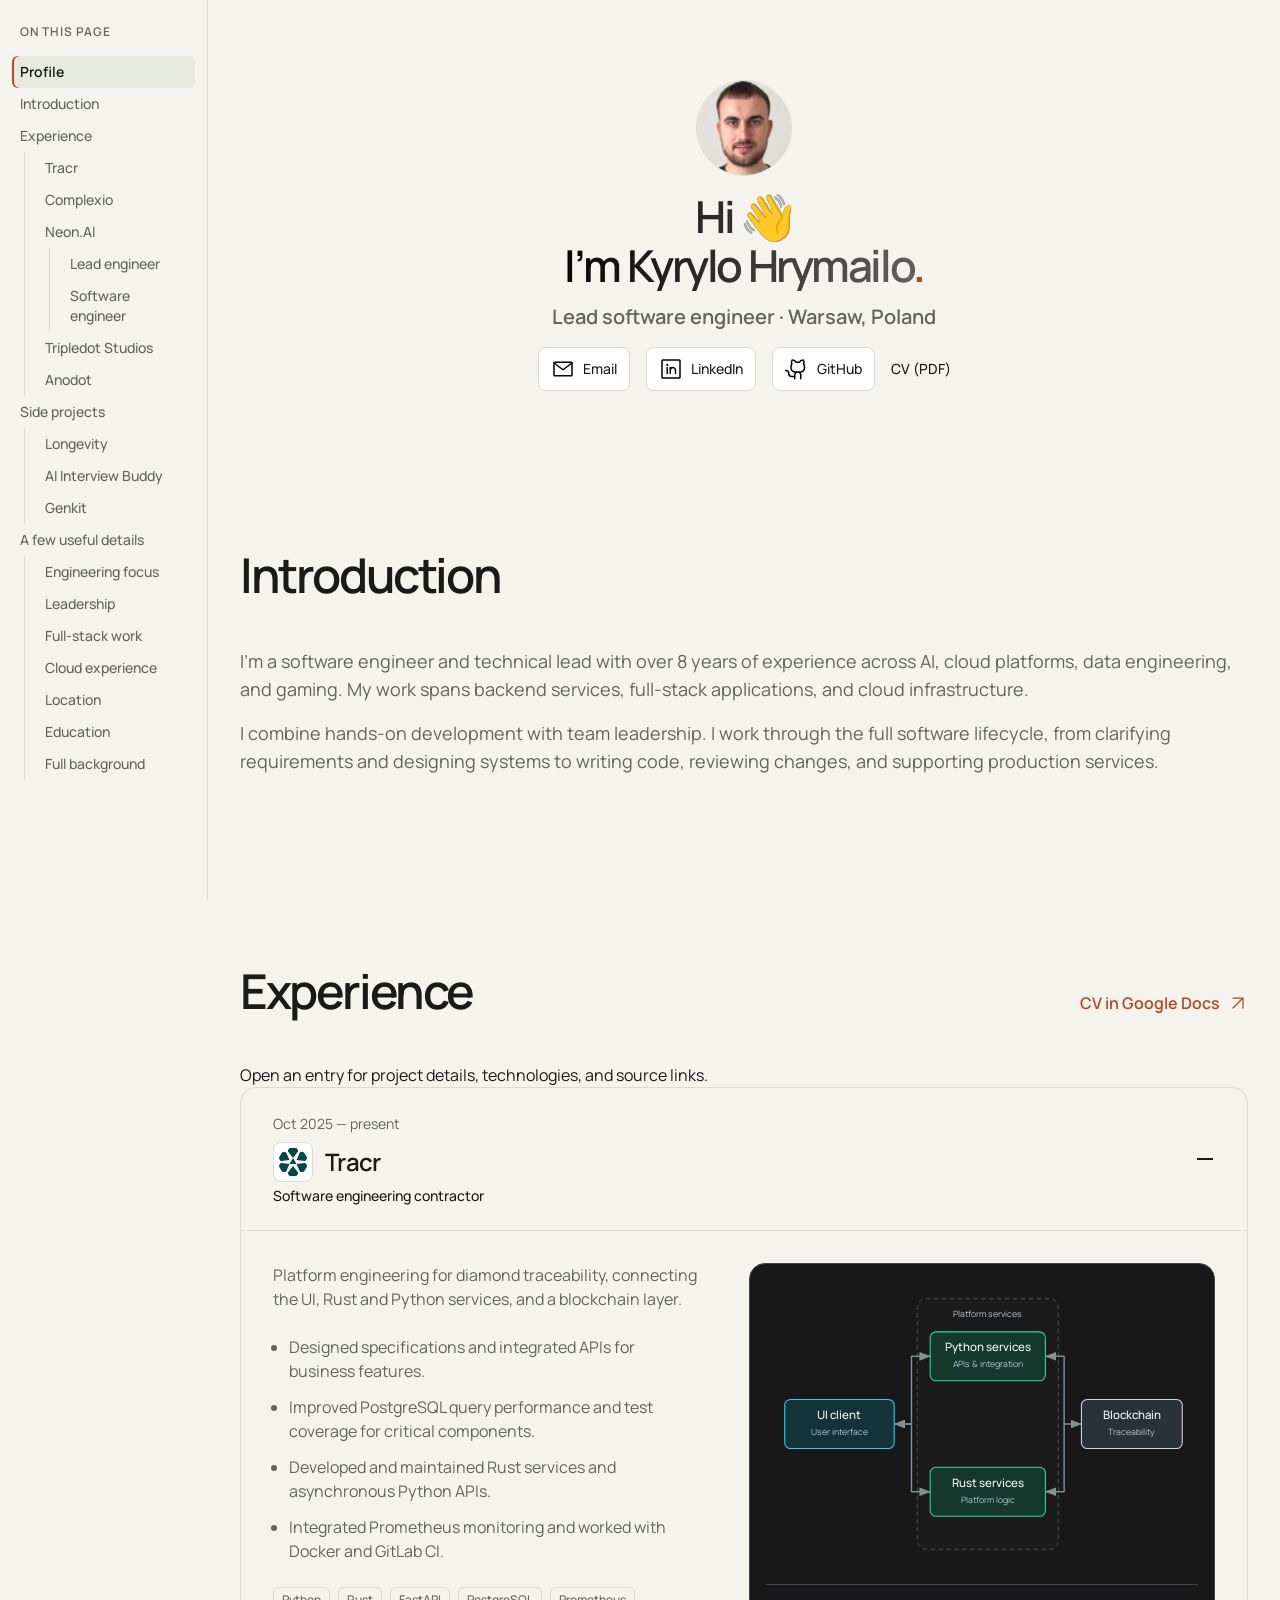
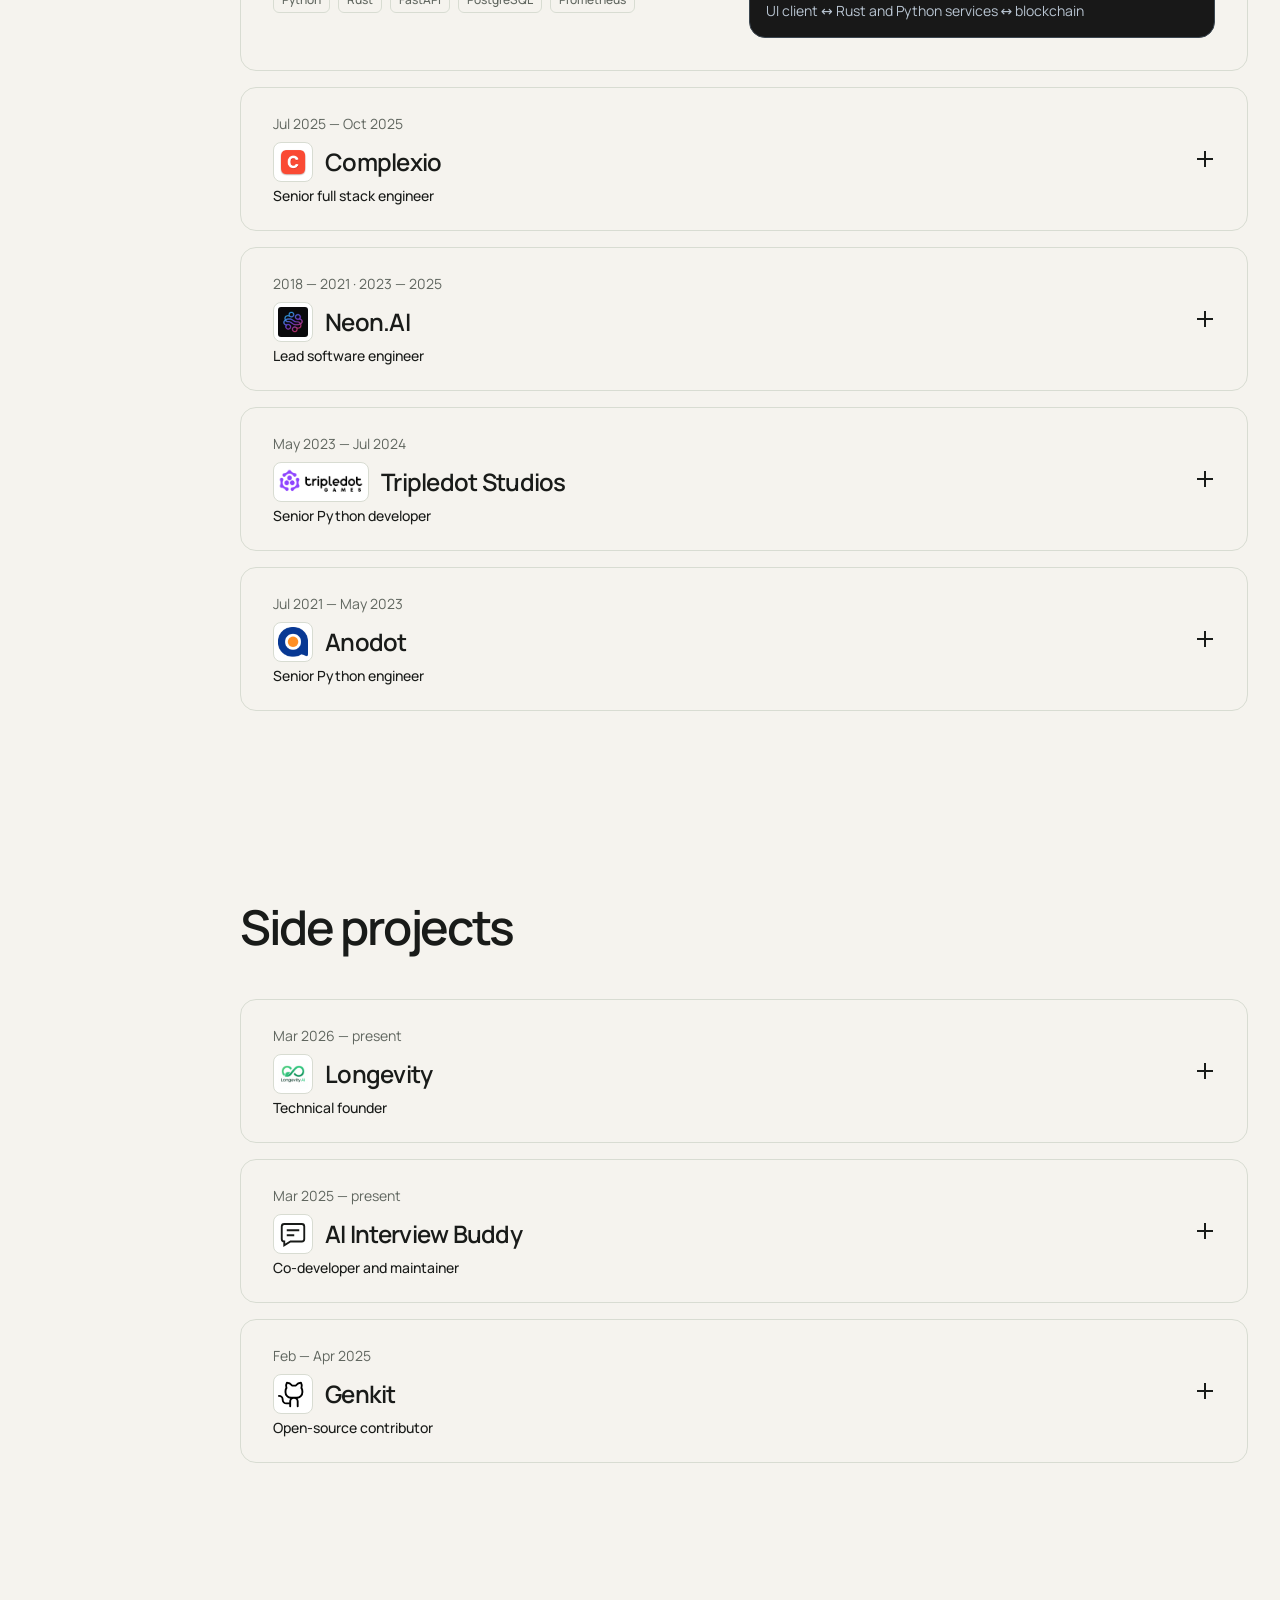
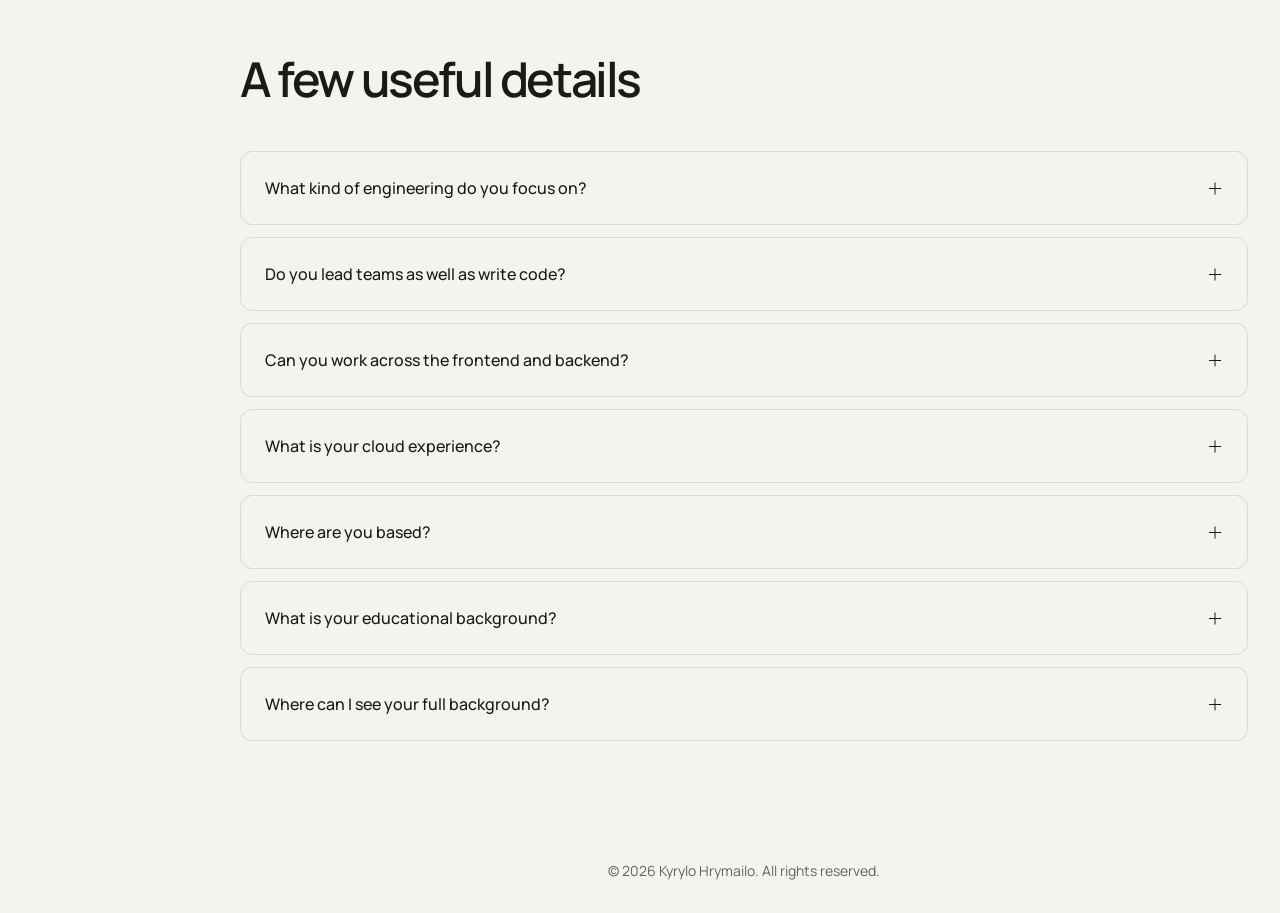
<file: index.html>
<!doctype html>
<html lang="en">
  <head>
    <meta charset="utf-8" />
    <meta name="viewport" content="width=device-width, initial-scale=1" />
    <meta name="theme-color" content="#f5f3ee" />
    <title>Kyrylo Hrymailo | Lead Software Engineer</title>
    <meta
      name="description"
      content="Kyrylo Hrymailo, lead software engineer in Warsaw with over 8 years of experience across AI, cloud platforms, data engineering, and gaming."
    />
    <link rel="canonical" href="https://kirgrim.github.io/" />
    <meta property="og:type" content="website" />
    <meta property="og:locale" content="en_US" />
    <meta
      property="og:title"
      content="Kyrylo Hrymailo | Lead Software Engineer"
    />
    <meta
      property="og:description"
      content="Lead software engineer in Warsaw with over 8 years of experience across AI, cloud platforms, data engineering, and gaming."
    />
    <meta property="og:url" content="https://kirgrim.github.io/" />
    <meta
      property="og:image"
      content="https://kirgrim.github.io/assets/social-preview.png"
    />
    <meta property="og:image:width" content="1200" />
    <meta property="og:image:height" content="630" />
    <meta
      property="og:image:alt"
      content="Kyrylo Hrymailo, Lead Software Engineer. Python, cloud and distributed systems."
    />
    <meta name="twitter:card" content="summary_large_image" />
    <meta
      name="twitter:title"
      content="Kyrylo Hrymailo | Lead Software Engineer"
    />
    <meta
      name="twitter:description"
      content="Lead software engineer in Warsaw with over 8 years of experience across AI, cloud platforms, data engineering, and gaming."
    />
    <meta
      name="twitter:image"
      content="https://kirgrim.github.io/assets/social-preview.png"
    />
    <link rel="icon" href="./assets/favicon.svg" type="image/svg+xml" />
    <link
      rel="preload"
      href="./assets/manrope.ttf"
      as="font"
      type="font/ttf"
      crossorigin
    />
    <link rel="stylesheet" href="./styles.css?v=6a1002cd40cb" />
    <link rel="stylesheet" href="./systems.css?v=e51dd7ff26f5" />
    <script src="./script.js?v=c1331e620d08" defer></script>
    <script src="./systems.js?v=8ec01a357bf3" defer></script>
    <script type="application/ld+json">
      {
        "@context": "https://schema.org",
        "@type": "Person",
        "name": "Kyrylo Hrymailo",
        "url": "https://kirgrim.github.io/",
        "jobTitle": "Lead Software Engineer",
        "email": "mailto:kirill.grim@gmail.com",
        "homeLocation": { "@type": "City", "name": "Warsaw, Poland" },
        "sameAs": [
          "https://github.com/kirgrim",
          "https://www.linkedin.com/in/kyrylo-hrymailo"
        ],
        "knowsAbout": [
          "Python",
          "Distributed systems",
          "Kubernetes",
          "AWS",
          "Software engineering"
        ]
      }
    </script>
  </head>
  <body class="with-section-nav">
    <a class="skip-link button-md" href="#main">Skip to content</a>

    <details class="section-navigation">
      <summary class="navigation-toggle">Sections</summary>
      <nav class="section-navigation-panel" aria-label="Page sections">
        <p class="navigation-heading caption-3">On this page</p>
        <ul class="navigation-list">
          <li><a href="#profile">Profile</a></li>
          <li><a href="#intro">Introduction</a></li>
          <li>
            <a href="#experience">Experience</a>
            <ul>
              <li><a href="#job-tracr">Tracr</a></li>
              <li><a href="#job-complexio">Complexio</a></li>
              <li>
                <a href="#job-neon">Neon.AI</a>
                <ul>
                  <li><a href="#role-neon-lead">Lead engineer</a></li>
                  <li><a href="#role-neon-engineer">Software engineer</a></li>
                </ul>
              </li>
              <li><a href="#job-tripledot">Tripledot Studios</a></li>
              <li><a href="#job-anodot">Anodot</a></li>
            </ul>
          </li>
          <li>
            <a href="#projects">Side projects</a>
            <ul>
              <li><a href="#project-longevity">Longevity</a></li>
              <li><a href="#project-interview-buddy">AI Interview Buddy</a></li>
              <li><a href="#work-genkit">Genkit</a></li>
            </ul>
          </li>
          <li>
            <a href="#details">A few useful details</a>
            <ul>
              <li><a href="#detail-focus">Engineering focus</a></li>
              <li><a href="#detail-leadership">Leadership</a></li>
              <li><a href="#detail-full-stack">Full-stack work</a></li>
              <li><a href="#detail-cloud">Cloud experience</a></li>
              <li><a href="#detail-location">Location</a></li>
              <li><a href="#detail-education">Education</a></li>
              <li><a href="#detail-background">Full background</a></li>
            </ul>
          </li>
        </ul>
      </nav>
    </details>

    <main id="main" tabindex="-1">
      <header id="profile" tabindex="-1" class="hero section-shell">
        <div class="hero-identity">
          <img
            class="hero-avatar"
            src="./assets/portrait.jpg"
            alt="Portrait of Kyrylo Hrymailo"
            width="96"
            height="96"
            fetchpriority="high"
          />
          <div class="hero-title">
            <h1 id="hero-heading" class="heading-1">
              Hi <span aria-hidden="true">👋</span><br />I’m Kyrylo
              Hrymailo<span class="accent">.</span>
            </h1>
            <p class="hero-role caption-2">
              Lead software engineer · Warsaw, Poland
            </p>
          </div>
          <nav class="intro-contacts" aria-label="Contact and profile links">
            <a class="social-link" href="mailto:kirill.grim@gmail.com"
              ><img
                src="./assets/email.svg"
                alt=""
                aria-hidden="true"
                width="24"
                height="24"
              /><span>Email</span></a
            >
            <a
              class="social-link"
              href="https://www.linkedin.com/in/kyrylo-hrymailo"
              aria-label="LinkedIn profile"
              title="LinkedIn"
              target="_blank"
              rel="noopener noreferrer"
              ><img
                src="./assets/linkedin.svg"
                alt=""
                aria-hidden="true"
                width="24"
                height="24"
              /><span>LinkedIn</span></a
            >
            <a
              class="social-link"
              href="https://github.com/kirgrim"
              aria-label="GitHub profile"
              title="GitHub"
              target="_blank"
              rel="noopener noreferrer"
              ><img
                src="./assets/github.svg"
                alt=""
                aria-hidden="true"
                width="24"
                height="24"
              /><span>GitHub</span></a
            >
            <a
              class="title-4"
              href="https://docs.google.com/document/d/1_F3qWAOfORrzUjzwwY0-BK2xuSJIb6Kf/export?format=pdf"
              target="_blank"
              rel="noopener noreferrer"
              >CV (PDF)</a
            >
          </nav>
        </div>
      </header>

      <section
        id="intro"
        tabindex="-1"
        class="introduction section-shell section-space"
        aria-labelledby="intro-heading"
      >
        <div class="section-heading reveal">
          <h2 id="intro-heading" class="heading-2">Introduction</h2>
        </div>
        <div class="hero-description">
          <p class="body-7">
            I’m a software engineer and technical lead with over 8 years of
            experience across AI, cloud platforms, data engineering, and gaming.
            My work spans backend services, full-stack applications, and cloud
            infrastructure.
          </p>
          <p class="body-7">
            I combine hands-on development with team leadership. I work through
            the full software lifecycle, from clarifying requirements and
            designing systems to writing code, reviewing changes, and supporting
            production services.
          </p>
        </div>
      </section>

      <section
        id="experience"
        tabindex="-1"
        class="experience section-shell section-space"
        aria-labelledby="experience-heading"
      >
        <div class="section-heading section-heading-split reveal">
          <div>
            <h2 id="experience-heading" class="heading-2">Experience</h2>
          </div>
          <div class="experience-controls">
            <a
              class="text-link button-md"
              href="https://docs.google.com/document/d/1_F3qWAOfORrzUjzwwY0-BK2xuSJIb6Kf/edit"
              target="_blank"
              rel="noopener noreferrer"
              >CV in Google Docs
              <svg class="icon" aria-hidden="true">
                <use href="#arrow-up-right" /></svg
            ></a>
          </div>
        </div>
        <p class="body-3 experience-hint">
          Open an entry for project details, technologies, and source links.
        </p>
        <div class="experience-list">
          <details class="experience-entry" id="job-tracr" tabindex="-1" open>
            <summary class="experience-summary">
              <div class="employer-meta">
                <span class="caption-2">Oct 2025 — present</span>
                <div class="company-name">
                  <img
                    class="company-logo"
                    src="./assets/companies/tracr.svg"
                    alt=""
                    aria-hidden="true"
                    width="40"
                    height="40"
                    loading="lazy"
                    decoding="async"
                  />
                  <h3 class="heading-5">Tracr</h3>
                </div>
                <p class="body-5">Software engineering contractor</p>
              </div>
              <span class="experience-toggle" aria-hidden="true"></span>
            </summary>
            <div class="experience-body">
              <div class="role-copy">
                <p class="body-3">
                  Platform engineering for diamond traceability, connecting the
                  UI, Rust and Python services, and a blockchain layer.
                </p>
                <ul class="responsibility-list body-3">
                  <li>
                    Designed specifications and integrated APIs for business
                    features.
                  </li>
                  <li>
                    Improved PostgreSQL query performance and test coverage for
                    critical components.
                  </li>
                  <li>
                    Developed and maintained Rust services and asynchronous
                    Python APIs.
                  </li>
                  <li>
                    Integrated Prometheus monitoring and worked with Docker and
                    GitLab CI.
                  </li>
                </ul>
                <ul class="tag-list caption-4" aria-label="Technologies">
                  <li>Python</li>
                  <li>Rust</li>
                  <li>FastAPI</li>
                  <li>PostgreSQL</li>
                  <li>Prometheus</li>
                </ul>
              </div>
              <figure class="role-system diagram-panel">
                <svg
                  class="system-map"
                  viewBox="0 0 600 400"
                  role="img"
                  aria-label="A UI client connects to Rust and Python services, which interact with a blockchain layer."
                >
                  <use href="#system-tracr" />
                </svg>
                <figcaption class="caption-2">
                  UI client ↔ Rust and Python services ↔ blockchain
                </figcaption>
              </figure>
            </div>
          </details>
          <details class="experience-entry" id="job-complexio" tabindex="-1">
            <summary class="experience-summary">
              <div class="employer-meta">
                <span class="caption-2">Jul 2025 — Oct 2025</span>
                <div class="company-name">
                  <img
                    class="company-logo"
                    src="./assets/companies/complexio.webp"
                    alt=""
                    aria-hidden="true"
                    width="40"
                    height="40"
                    loading="lazy"
                    decoding="async"
                  />
                  <h3 class="heading-5">Complexio</h3>
                </div>
                <p class="body-5">Senior full stack engineer</p>
              </div>
              <span class="experience-toggle" aria-hidden="true"></span>
            </summary>
            <div class="experience-body">
              <div class="role-copy">
                <p class="body-3">
                  An AI automation platform supported by ETL pipelines that
                  bring together data from multiple sources.
                </p>
                <ul class="responsibility-list body-3">
                  <li>
                    Developed user applications and services, and supported
                    releases into customer environments.
                  </li>
                  <li>
                    Migrated legacy monolithic code toward services and
                    asynchronous PostgreSQL and Neo4j access.
                  </li>
                  <li>
                    Introduced frontend E2E testing and documented missing parts
                    of the platform.
                  </li>
                  <li>
                    Built performance monitoring, dashboards, and alert rules.
                  </li>
                </ul>
                <ul class="tag-list caption-4" aria-label="Technologies">
                  <li>Python</li>
                  <li>React</li>
                  <li>TypeScript</li>
                  <li>PostgreSQL</li>
                  <li>Neo4j</li>
                  <li>Datadog</li>
                </ul>
              </div>
              <figure class="role-system diagram-panel">
                <svg
                  class="system-map"
                  viewBox="0 0 600 400"
                  role="img"
                  aria-label="Multiple data sources feed ingestion and transformation stages before reaching the AI automation platform."
                >
                  <use href="#system-complexio" />
                </svg>
                <figcaption class="caption-2">
                  Different sources → ETL pipeline → AI automation
                </figcaption>
              </figure>
            </div>
          </details>
          <details class="experience-entry" id="job-neon" tabindex="-1">
            <summary class="experience-summary">
              <div class="employer-meta">
                <span class="caption-2">2018 — 2021 · 2023 — 2025</span>
                <div class="company-name">
                  <img
                    class="company-logo"
                    src="./assets/companies/neon.png"
                    alt=""
                    aria-hidden="true"
                    width="40"
                    height="40"
                    loading="lazy"
                    decoding="async"
                  />
                  <h3 class="heading-5">Neon.AI</h3>
                </div>
                <p class="body-5">Lead software engineer</p>
              </div>
              <span class="experience-toggle" aria-hidden="true"></span>
            </summary>
            <div class="career-roles">
              <details
                class="career-role"
                id="role-neon-lead"
                tabindex="-1"
                open
              >
                <summary>
                  <div>
                    <h4 class="title-1">Lead software engineer</h4>
                    <p class="caption-2">Jan 2023 — Jul 2025</p>
                  </div>
                  <span class="experience-toggle" aria-hidden="true"></span>
                </summary>
                <div class="experience-body">
                  <div class="role-copy">
                    <p class="body-3">
                      Led development of an open source conversational AI
                      platform, including Kubernetes services and AMQP
                      messaging.
                    </p>
                    <ul class="responsibility-list body-3">
                      <li>
                        Led a team of up to five developers and communicated
                        progress to management and stakeholders.
                      </li>
                      <li>
                        Designed distributed services and an AMQP communication
                        protocol for conversational applications.
                      </li>
                      <li>
                        Managed Kubernetes infrastructure and CI pipelines for
                        the platform.
                      </li>
                      <li>
                        Worked across database tuning and React applications for
                        users and administrators.
                      </li>
                    </ul>
                    <div class="role-sources">
                      <p class="caption-3">Public contributions</p>
                      <div class="source-links caption-1">
                        <a
                          href="https://github.com/NeonGeckoCom/neon-llm-core/commit/d3bc687772a3628bea32b8f3c3ad8d4c11c1995d"
                          target="_blank"
                          rel="noopener noreferrer"
                          >LLM persona synchronization and lifecycle
                          <span aria-hidden="true">↗</span></a
                        >
                      </div>
                    </div>
                    <ul class="tag-list caption-4" aria-label="Technologies">
                      <li>Python</li>
                      <li>Kubernetes</li>
                      <li>RabbitMQ</li>
                      <li>React</li>
                      <li>MySQL</li>
                      <li>MongoDB</li>
                    </ul>
                  </div>
                  <figure class="role-system diagram-panel">
                    <svg
                      class="system-map"
                      viewBox="0 0 600 400"
                      role="img"
                      aria-label="A Kubernetes cluster manages chatbot services, a conversational website, the Neon System, TTS and STT, connected through an AMQP message bus."
                    >
                      <use href="#system-neon" />
                    </svg>
                    <figcaption class="caption-2">
                      Kubernetes orchestration for interfaces, messaging, and
                      speech services
                    </figcaption>
                  </figure>
                </div>
              </details>
              <details
                class="career-role"
                id="role-neon-engineer"
                tabindex="-1"
              >
                <summary>
                  <div>
                    <h4 class="title-1">Software engineer</h4>
                    <p class="caption-2">Oct 2018 — Jul 2021</p>
                  </div>
                  <span class="experience-toggle" aria-hidden="true"></span>
                </summary>
                <div class="experience-body role-text-only">
                  <div class="role-copy">
                    <p class="body-3">
                      Development of an open source conversational AI ecosystem
                      across services and user interfaces.
                    </p>
                    <ul class="responsibility-list body-3">
                      <li>
                        Built and maintained conversational AI services and
                        distributed messaging integrations.
                      </li>
                      <li>
                        Migrated a legacy PHP forum to asynchronous Python with
                        FastAPI.
                      </li>
                      <li>
                        Set up CI pipelines and increased total test coverage by
                        30%.
                      </li>
                    </ul>
                    <div class="role-sources">
                      <p class="caption-3">Public contributions</p>
                      <div class="source-links caption-1">
                        <a
                          href="https://github.com/NeonGeckoCom/neon_api_proxy/commit/e871a2aa8ea9aee0eea045bcf87bb4e9cd62c46e"
                          target="_blank"
                          rel="noopener noreferrer"
                          >Shared external API controller
                          <span aria-hidden="true">↗</span></a
                        ><a
                          href="https://github.com/NeonGeckoCom/neon_mq_connector/commit/e780cbe25f74d8427397ec624103e8225cefc86d"
                          target="_blank"
                          rel="noopener noreferrer"
                          >Reusable RabbitMQ message publishing
                          <span aria-hidden="true">↗</span></a
                        >
                      </div>
                    </div>
                    <ul class="tag-list caption-4" aria-label="Technologies">
                      <li>Python</li>
                      <li>FastAPI</li>
                      <li>RabbitMQ</li>
                      <li>Kubernetes</li>
                      <li>React</li>
                    </ul>
                  </div>
                </div>
              </details>
            </div>
          </details>
          <details class="experience-entry" id="job-tripledot" tabindex="-1">
            <summary class="experience-summary">
              <div class="employer-meta">
                <span class="caption-2">May 2023 — Jul 2024</span>
                <div class="company-name">
                  <img
                    class="company-logo logo-wide"
                    src="./assets/companies/tripledot.png"
                    alt=""
                    aria-hidden="true"
                    width="96"
                    height="40"
                    loading="lazy"
                    decoding="async"
                  />
                  <h3 class="heading-5">Tripledot Studios</h3>
                </div>
                <p class="body-5">Senior Python developer</p>
              </div>
              <span class="experience-toggle" aria-hidden="true"></span>
            </summary>
            <div class="experience-body">
              <div class="role-copy">
                <p class="body-3">
                  Backend engineering for Live Play Bingo, with real time AWS
                  Lambda services communicating with a Unity client through
                  Protobuf.
                </p>
                <ul class="responsibility-list body-3">
                  <li>
                    Developed and maintained real time serverless
                    infrastructure.
                  </li>
                  <li>
                    Tuned DynamoDB access and investigated spikes in the system.
                  </li>
                  <li>
                    Built administration tools with React and TypeScript and
                    automated LiveOps workflows.
                  </li>
                  <li>
                    Maintained tests and technical documentation for the
                    backend.
                  </li>
                </ul>
                <ul class="tag-list caption-4" aria-label="Technologies">
                  <li>Python</li>
                  <li>AWS Lambda</li>
                  <li>Protobuf</li>
                  <li>DynamoDB</li>
                  <li>React</li>
                  <li>TypeScript</li>
                </ul>
              </div>
              <figure class="role-system diagram-panel">
                <svg
                  class="system-map"
                  viewBox="0 0 600 400"
                  role="img"
                  aria-label="A Unity client exchanges Protobuf messages with AWS Lambda real time services and DynamoDB persistence."
                >
                  <use href="#system-tripledot" />
                </svg>
                <figcaption class="caption-2">
                  Unity client ↔ Protobuf ↔ Lambda services → game state
                </figcaption>
              </figure>
            </div>
          </details>
          <details class="experience-entry" id="job-anodot" tabindex="-1">
            <summary class="experience-summary">
              <div class="employer-meta">
                <span class="caption-2">Jul 2021 — May 2023</span>
                <div class="company-name">
                  <img
                    class="company-logo"
                    src="./assets/companies/anodot.png"
                    alt=""
                    aria-hidden="true"
                    width="40"
                    height="40"
                    loading="lazy"
                    decoding="async"
                  />
                  <h3 class="heading-5">Anodot</h3>
                </div>
                <p class="body-5">Senior Python engineer</p>
              </div>
              <span class="experience-toggle" aria-hidden="true"></span>
            </summary>
            <div class="experience-body">
              <div class="role-copy">
                <p class="body-3">
                  Serverless engineering for Pileus, a cloud cost optimization
                  platform serving multiple tenants.
                </p>
                <ul class="responsibility-list body-3">
                  <li>
                    Developed and maintained serverless cloud services and ETL
                    workflows.
                  </li>
                  <li>
                    Automated AWS deployment configuration with Terraform and
                    scripts.
                  </li>
                  <li>
                    Coordinated the migration of a petabyte of data from
                    Redshift to BigQuery, including monitoring and
                    infrastructure work.
                  </li>
                  <li>
                    Expanded automated testing, wrote documentation, and
                    mentored new team members.
                  </li>
                </ul>
                <ul class="tag-list caption-4" aria-label="Technologies">
                  <li>Python</li>
                  <li>AWS</li>
                  <li>Terraform</li>
                  <li>Redshift</li>
                  <li>BigQuery</li>
                  <li>DynamoDB</li>
                </ul>
              </div>
              <figure class="role-system diagram-panel">
                <svg
                  class="system-map"
                  viewBox="0 0 600 400"
                  role="img"
                  aria-label="Multiple tenant cloud accounts feed serverless ingestion, cloud cost analytics, and tenant dashboards, with persistent data storage."
                >
                  <use href="#system-anodot" />
                </svg>
                <figcaption class="caption-2">
                  Tenant cloud accounts → serverless processing → cost analytics
                </figcaption>
              </figure>
            </div>
          </details>
        </div>
      </section>

      <section
        id="projects"
        tabindex="-1"
        class="section-shell section-space"
        aria-labelledby="projects-heading"
      >
        <div class="section-heading reveal">
          <h2 id="projects-heading" class="heading-2">Side projects</h2>
        </div>
        <div class="experience-list">
          <details
            class="experience-entry"
            id="project-longevity"
            tabindex="-1"
          >
            <summary class="experience-summary">
              <div class="employer-meta">
                <span class="caption-2">Mar 2026 — present</span>
                <div class="company-name">
                  <img
                    class="company-logo"
                    src="./assets/longevity.png"
                    alt=""
                    aria-hidden="true"
                    width="40"
                    height="40"
                    loading="lazy"
                  />
                  <h3 class="heading-5">Longevity</h3>
                </div>
                <p class="body-5">Technical founder</p>
              </div>
              <span class="experience-toggle" aria-hidden="true"></span>
            </summary>
            <div class="experience-body role-text-only">
              <div class="role-copy">
                <p class="body-3">
                  A health platform that brings lab results, lifestyle
                  questionnaires, and health-data integrations into one place.
                  My work spans the Python backend, web and iOS applications,
                  and AWS infrastructure.
                </p>
                <ul class="responsibility-list body-3">
                  <li>
                    Lab-report uploads, OCR, and validation turn documents into
                    structured biomarker records.
                  </li>
                  <li>
                    AI-assisted plans include provider review and approval,
                    alongside daily check-ins and progress workflows.
                  </li>
                  <li>
                    Patient and provider applications connect through shared
                    APIs, with infrastructure and deployments managed as code.
                  </li>
                </ul>
                <div class="role-sources">
                  <div class="source-links caption-1">
                    <a
                      href="https://www.mplongevityapp.com/"
                      target="_blank"
                      rel="noopener noreferrer"
                      >Visit website <span aria-hidden="true">↗</span></a
                    >
                  </div>
                </div>
                <ul class="tag-list caption-4" aria-label="Technologies">
                  <li>Python</li>
                  <li>FastAPI</li>
                  <li>PostgreSQL</li>
                  <li>React</li>
                  <li>React Native</li>
                  <li>AWS</li>
                  <li>Pulumi</li>
                </ul>
              </div>
            </div>
          </details>
          <details
            class="experience-entry"
            id="project-interview-buddy"
            tabindex="-1"
          >
            <summary class="experience-summary">
              <div class="employer-meta">
                <span class="caption-2">Mar 2025 — present</span>
                <div class="company-name">
                  <svg
                    class="company-logo"
                    viewBox="0 0 24 24"
                    fill="none"
                    stroke="currentColor"
                    stroke-width="1.5"
                    aria-hidden="true"
                    focusable="false"
                  >
                    <path
                      d="M5 4h14a2 2 0 0 1 2 2v10a2 2 0 0 1-2 2h-9l-5 3v-3a2 2 0 0 1-2-2V6a2 2 0 0 1 2-2Z"
                    />
                    <path d="M7 9h10M7 13h6" />
                  </svg>
                  <h3 class="heading-5">AI Interview Buddy</h3>
                </div>
                <p class="body-5">Co-developer and maintainer</p>
              </div>
              <span class="experience-toggle" aria-hidden="true"></span>
            </summary>
            <div class="experience-body role-text-only">
              <div class="role-copy">
                <p class="body-3">
                  A Telegram interview-preparation platform that uses a
                  candidate’s CV and job description to shape technical
                  practice. My work spans interview orchestration, AI model
                  routing, bot administration, and observability.
                </p>
                <ul class="responsibility-list body-3">
                  <li>
                    CV and job-description analysis guides topic selection,
                    supported by semantic retrieval.
                  </li>
                  <li>
                    Text and voice interviews support screening and technical
                    stages, saved progress, and final summaries.
                  </li>
                  <li>
                    Configurable model and provider routing supports different
                    AI tasks, with administrator and moderator controls.
                  </li>
                </ul>
                <ul class="tag-list caption-4" aria-label="Technologies">
                  <li>Python</li>
                  <li>aiogram</li>
                  <li>LangGraph</li>
                  <li>MongoDB</li>
                  <li>Redis</li>
                  <li>Qdrant</li>
                  <li>OpenTelemetry</li>
                </ul>
              </div>
            </div>
          </details>
          <details class="experience-entry" id="work-genkit" tabindex="-1">
            <summary class="experience-summary">
              <div class="employer-meta">
                <span class="caption-2">Feb — Apr 2025</span>
                <div class="company-name">
                  <img
                    class="company-logo"
                    src="./assets/github.svg"
                    alt=""
                    aria-hidden="true"
                    width="40"
                    height="40"
                    loading="lazy"
                  />
                  <h3 class="heading-5">Genkit</h3>
                </div>
                <p class="body-5">Open-source contributor</p>
              </div>
              <span class="experience-toggle" aria-hidden="true"></span>
            </summary>
            <div class="experience-body role-text-only">
              <div class="role-copy">
                <p class="body-3">
                  Contributed 15 merged pull requests to the Python SDK for
                  Google’s Genkit framework, including integrations for local
                  models and document retrieval.
                </p>
                <ul class="responsibility-list body-3">
                  <li>
                    Implemented the Ollama plugin with synchronous and
                    asynchronous model calls, streaming, examples, and tests.
                  </li>
                  <li>
                    Added JSON and schema-constrained Ollama responses, with a
                    Pydantic validation example.
                  </li>
                  <li>
                    Built a local development vector-store plugin with
                    file-backed document indexing and cosine-similarity
                    retrieval.
                  </li>
                </ul>
                <div class="role-sources">
                  <p class="caption-3">Merged contributions</p>
                  <div class="source-links caption-1">
                    <a
                      href="https://github.com/genkit-ai/genkit/pull/1828"
                      target="_blank"
                      rel="noopener noreferrer"
                      >Ollama plugin #1828 <span aria-hidden="true">↗</span></a
                    >
                    <a
                      href="https://github.com/genkit-ai/genkit/pull/2300"
                      target="_blank"
                      rel="noopener noreferrer"
                      >Structured responses #2300
                      <span aria-hidden="true">↗</span></a
                    >
                    <a
                      href="https://github.com/genkit-ai/genkit/pull/2379"
                      target="_blank"
                      rel="noopener noreferrer"
                      >Local vector store #2379
                      <span aria-hidden="true">↗</span></a
                    >
                  </div>
                </div>
                <ul class="tag-list caption-4" aria-label="Technologies">
                  <li>Python</li>
                  <li>Genkit</li>
                  <li>Ollama</li>
                  <li>Pydantic</li>
                  <li>Vector search</li>
                </ul>
              </div>
            </div>
          </details>
        </div>
      </section>

      <section
        id="details"
        tabindex="-1"
        class="faq-section section-shell section-space"
        aria-labelledby="faq-heading"
      >
        <div class="section-heading reveal">
          <h2 id="faq-heading" class="heading-2">A few useful details</h2>
        </div>
        <div class="faq-list">
          <details class="reveal" id="detail-focus" tabindex="-1">
            <summary class="title-3">
              What kind of engineering do you focus on?<span
                class="faq-toggle"
                aria-hidden="true"
              ></span>
            </summary>
            <p class="body-3">
              Python backend development, distributed systems, cloud
              infrastructure, and data engineering. I work across architecture,
              implementation, testing, and production operations.
            </p>
          </details>
          <details class="reveal" id="detail-leadership" tabindex="-1">
            <summary class="title-3">
              Do you lead teams as well as write code?<span
                class="faq-toggle"
                aria-hidden="true"
              ></span>
            </summary>
            <p class="body-3">
              Yes. As lead software engineer at Neon.AI, I led a team of up to
              five developers while staying involved in architecture,
              development, infrastructure, and stakeholder communication.
            </p>
          </details>
          <details class="reveal" id="detail-full-stack" tabindex="-1">
            <summary class="title-3">
              Can you work across the frontend and backend?<span
                class="faq-toggle"
                aria-hidden="true"
              ></span>
            </summary>
            <p class="body-3">
              Yes. Alongside Python services, I’ve built and maintained
              applications with React, TypeScript, Redux, Node.js, and Electron,
              including customer applications and administration tools.
            </p>
          </details>
          <details class="reveal" id="detail-cloud" tabindex="-1">
            <summary class="title-3">
              What is your cloud experience?<span
                class="faq-toggle"
                aria-hidden="true"
              ></span>
            </summary>
            <p class="body-3">
              My experience includes AWS serverless applications, Kubernetes,
              Docker, Terraform, CI pipelines, and monitoring. I’ve worked with
              PostgreSQL, DynamoDB, Redshift, BigQuery, and other data stores.
            </p>
          </details>
          <details class="reveal" id="detail-location" tabindex="-1">
            <summary class="title-3">
              Where are you based?<span
                class="faq-toggle"
                aria-hidden="true"
              ></span>
            </summary>
            <p class="body-3">
              I’m based in Warsaw, Poland. Send me a short note about your team
              and project so we can discuss the practical details of working
              together.
            </p>
          </details>
          <details class="reveal" id="detail-education" tabindex="-1">
            <summary class="title-3">
              What is your educational background?<span
                class="faq-toggle"
                aria-hidden="true"
              ></span>
            </summary>
            <div class="education-details">
              <p class="body-3">
                <strong>Master of Engineering · Database Engineering</strong
                ><br />Polish-Japanese Academy of Information Technology
              </p>
              <p class="body-3">
                <strong>Erasmus+ exchange</strong><br />University College
                Dublin
              </p>
            </div>
          </details>
          <details class="reveal" id="detail-background" tabindex="-1">
            <summary class="title-3">
              Where can I see your full background?<span
                class="faq-toggle"
                aria-hidden="true"
              ></span>
            </summary>
            <p class="body-3">
              You can
              <a
                href="https://docs.google.com/document/d/1_F3qWAOfORrzUjzwwY0-BK2xuSJIb6Kf/edit"
                target="_blank"
                rel="noopener noreferrer"
                >read my CV</a
              >, visit my
              <a
                href="https://www.linkedin.com/in/kyrylo-hrymailo"
                target="_blank"
                rel="noopener noreferrer"
                >LinkedIn profile</a
              >, or explore public code on
              <a
                href="https://github.com/kirgrim"
                target="_blank"
                rel="noopener noreferrer"
                >GitHub</a
              >.
            </p>
          </details>
        </div>
      </section>
    </main>
    <svg
      class="icon-definitions"
      aria-hidden="true"
      focusable="false"
      xmlns="http://www.w3.org/2000/svg"
    >
      <symbol id="arrow-up-right" viewBox="0 0 256 256">
        <path
          d="M64 192 192 64M64 64h128v128"
          fill="none"
          stroke="currentColor"
          stroke-linecap="round"
          stroke-linejoin="round"
          stroke-width="16"
        />
      </symbol>
      <symbol id="arrow-right" viewBox="0 0 256 256">
        <path
          d="M40 128h176m-72-72 72 72-72 72"
          fill="none"
          stroke="currentColor"
          stroke-linecap="round"
          stroke-linejoin="round"
          stroke-width="16"
        />
      </symbol>
      <marker
        id="system-arrow"
        markerWidth="8"
        markerHeight="6"
        refX="7.5"
        refY="3"
        orient="auto-start-reverse"
      >
        <polygon points="0 0, 8 3, 0 6" fill="#81928f" />
      </marker>

      <symbol id="system-tracr" viewBox="0 0 600 400">
        <rect
          class="map-boundary"
          x="210"
          y="26"
          width="196"
          height="348"
          rx="12"
        />
        <text class="map-boundary-label" x="308" y="51" text-anchor="middle">
          Platform services
        </text>
        <path
          class="map-edge"
          d="M178 200H202V106H228"
          marker-start="url(#system-arrow)"
          marker-end="url(#system-arrow)"
        />
        <path
          class="map-edge"
          d="M178 200H202V294H228"
          marker-end="url(#system-arrow)"
        />
        <path
          class="map-edge"
          d="M388 106H414V200H438"
          marker-start="url(#system-arrow)"
          marker-end="url(#system-arrow)"
        />
        <path
          class="map-edge"
          d="M388 294H414V200"
          marker-start="url(#system-arrow)"
        />
        <circle
          class="map-packet"
          cx="202"
          cy="120"
          r="3"
          style="--flow-x: 0px; --flow-y: 56px; --flow-delay: 0ms"
        />
        <circle
          class="map-packet"
          cx="202"
          cy="216"
          r="3"
          style="--flow-x: 0px; --flow-y: 56px; --flow-delay: 800ms"
        />
        <circle
          class="map-packet"
          cx="414"
          cy="120"
          r="3"
          style="--flow-x: 0px; --flow-y: 56px; --flow-delay: 1200ms"
        />
        <circle
          class="map-packet"
          cx="414"
          cy="216"
          r="3"
          style="--flow-x: 0px; --flow-y: 56px; --flow-delay: 400ms"
        />
        <g class="map-node map-client">
          <rect class="map-box" x="26" y="166" width="152" height="68" rx="8" />
          <text class="map-label" x="102" y="193" text-anchor="middle">
            UI client
          </text>
          <text class="map-sublabel" x="102" y="215" text-anchor="middle">
            User interface
          </text>
        </g>
        <g class="map-node map-service">
          <rect class="map-box" x="228" y="72" width="160" height="68" rx="8" />
          <text class="map-label" x="308" y="99" text-anchor="middle">
            Python services
          </text>
          <text class="map-sublabel" x="308" y="121" text-anchor="middle">
            APIs &amp; integration
          </text>
        </g>
        <g class="map-node map-service">
          <rect
            class="map-box"
            x="228"
            y="260"
            width="160"
            height="68"
            rx="8"
          />
          <text class="map-label" x="308" y="287" text-anchor="middle">
            Rust services
          </text>
          <text class="map-sublabel" x="308" y="309" text-anchor="middle">
            Platform logic
          </text>
        </g>
        <g class="map-node map-external">
          <rect
            class="map-box"
            x="438"
            y="166"
            width="140"
            height="68"
            rx="8"
          />
          <text class="map-label" x="508" y="193" text-anchor="middle">
            Blockchain
          </text>
          <text class="map-sublabel" x="508" y="215" text-anchor="middle">
            Traceability
          </text>
        </g>
      </symbol>

      <symbol id="system-complexio" viewBox="0 0 600 400">
        <rect
          class="map-boundary"
          x="220"
          y="100"
          width="368"
          height="190"
          rx="12"
        />
        <text class="map-boundary-label" x="240" y="127">
          Integration &amp; automation
        </text>
        <path
          class="map-edge"
          d="M178 96H210V200H244"
          marker-end="url(#system-arrow)"
        />
        <path
          class="map-edge"
          d="M178 200H244"
          marker-end="url(#system-arrow)"
        />
        <path class="map-edge" d="M178 304H210V200" />
        <path
          class="map-edge"
          d="M376 200H432"
          marker-end="url(#system-arrow)"
        />
        <circle
          class="map-packet"
          cx="184"
          cy="96"
          r="3"
          style="--flow-x: 20px; --flow-y: 0px; --flow-delay: 0ms"
        />
        <circle
          class="map-packet"
          cx="184"
          cy="200"
          r="3"
          style="--flow-x: 40px; --flow-y: 0px; --flow-delay: 700ms"
        />
        <circle
          class="map-packet"
          cx="210"
          cy="286"
          r="3"
          style="--flow-x: 0px; --flow-y: -64px; --flow-delay: 1400ms"
        />
        <circle
          class="map-packet"
          cx="386"
          cy="200"
          r="3"
          style="--flow-x: 32px; --flow-y: 0px; --flow-delay: 400ms"
        />
        <g class="map-node map-external">
          <rect class="map-box" x="26" y="64" width="152" height="64" rx="8" />
          <text class="map-label" x="102" y="91" text-anchor="middle">
            Data source 1
          </text>
          <text class="map-sublabel" x="102" y="112" text-anchor="middle">
            External data
          </text>
        </g>
        <g class="map-node map-external">
          <rect class="map-box" x="26" y="168" width="152" height="64" rx="8" />
          <text class="map-label" x="102" y="195" text-anchor="middle">
            Data source 2
          </text>
          <text class="map-sublabel" x="102" y="216" text-anchor="middle">
            External data
          </text>
        </g>
        <g class="map-node map-external">
          <rect class="map-box" x="26" y="272" width="152" height="64" rx="8" />
          <text class="map-label" x="102" y="299" text-anchor="middle">
            Data source 3
          </text>
          <text class="map-sublabel" x="102" y="320" text-anchor="middle">
            External data
          </text>
        </g>
        <g class="map-node map-service">
          <rect
            class="map-box"
            x="244"
            y="168"
            width="132"
            height="64"
            rx="8"
          />
          <text class="map-label" x="310" y="195" text-anchor="middle">
            ETL pipeline
          </text>
          <text class="map-sublabel" x="310" y="216" text-anchor="middle">
            Data processing
          </text>
        </g>
        <g class="map-node map-service">
          <rect
            class="map-box"
            x="432"
            y="168"
            width="142"
            height="64"
            rx="8"
          />
          <text class="map-label" x="503" y="195" text-anchor="middle">
            AI automation
          </text>
          <text class="map-sublabel" x="503" y="216" text-anchor="middle">
            Platform
          </text>
        </g>
      </symbol>

      <symbol id="system-neon" viewBox="0 0 600 400">
        <rect
          class="map-boundary"
          x="20"
          y="20"
          width="560"
          height="360"
          rx="12"
        />
        <text class="map-boundary-label" x="40" y="48">Kubernetes cluster</text>
        <path
          class="map-edge map-async"
          d="M160 144V196"
          marker-start="url(#system-arrow)"
          marker-end="url(#system-arrow)"
        />
        <path
          class="map-edge map-async"
          d="M440 144V196"
          marker-start="url(#system-arrow)"
          marker-end="url(#system-arrow)"
        />
        <path
          class="map-edge map-async"
          d="M160 252V302"
          marker-start="url(#system-arrow)"
          marker-end="url(#system-arrow)"
        />
        <path
          class="map-edge map-async"
          d="M440 252V302"
          marker-start="url(#system-arrow)"
          marker-end="url(#system-arrow)"
        />
        <circle
          class="map-packet"
          cx="160"
          cy="154"
          r="3"
          style="--flow-x: 0px; --flow-y: 28px; --flow-delay: 0ms"
        />
        <circle
          class="map-packet"
          cx="440"
          cy="182"
          r="3"
          style="--flow-x: 0px; --flow-y: -28px; --flow-delay: 700ms"
        />
        <circle
          class="map-packet"
          cx="160"
          cy="264"
          r="3"
          style="--flow-x: 0px; --flow-y: 26px; --flow-delay: 1100ms"
        />
        <circle
          class="map-packet"
          cx="440"
          cy="290"
          r="3"
          style="--flow-x: 0px; --flow-y: -26px; --flow-delay: 300ms"
        />
        <g class="map-node map-service">
          <rect class="map-box" x="50" y="80" width="220" height="64" rx="8" />
          <text class="map-label" x="160" y="107" text-anchor="middle">
            Chatbots
          </text>
          <text class="map-sublabel" x="160" y="128" text-anchor="middle">
            Conversational applications
          </text>
        </g>
        <g class="map-node map-client">
          <rect class="map-box" x="330" y="80" width="220" height="64" rx="8" />
          <text class="map-label" x="440" y="107" text-anchor="middle">
            Conversational
          </text>
          <text class="map-sublabel" x="440" y="128" text-anchor="middle">
            Website
          </text>
        </g>
        <g class="map-node map-queue">
          <rect class="map-box" x="60" y="196" width="480" height="56" rx="8" />
          <text class="map-label" x="300" y="219" text-anchor="middle">
            AMQP message bus
          </text>
          <text class="map-sublabel" x="300" y="239" text-anchor="middle">
            Asynchronous messaging
          </text>
        </g>
        <g class="map-node map-service">
          <rect class="map-box" x="50" y="302" width="220" height="56" rx="8" />
          <text class="map-label" x="160" y="325" text-anchor="middle">
            Neon System
          </text>
          <text class="map-sublabel" x="160" y="345" text-anchor="middle">
            Conversational services
          </text>
        </g>
        <g class="map-node map-service">
          <rect
            class="map-box"
            x="330"
            y="302"
            width="220"
            height="56"
            rx="8"
          />
          <text class="map-label" x="440" y="325" text-anchor="middle">
            TTS / STT
          </text>
          <text class="map-sublabel" x="440" y="345" text-anchor="middle">
            Speech services
          </text>
        </g>
      </symbol>

      <symbol id="system-anodot" viewBox="0 0 600 400">
        <rect
          class="map-boundary"
          x="198"
          y="44"
          width="390"
          height="312"
          rx="12"
        />
        <text class="map-boundary-label" x="218" y="69">AWS serverless</text>
        <path
          class="map-edge"
          d="M178 122H218"
          marker-end="url(#system-arrow)"
        />
        <path
          class="map-edge"
          d="M378 122H418"
          marker-end="url(#system-arrow)"
        />
        <path
          class="map-edge"
          d="M498 154V210H98V270"
          marker-end="url(#system-arrow)"
        />
        <path
          class="map-edge"
          d="M298 210V270"
          marker-end="url(#system-arrow)"
        />
        <circle
          class="map-packet"
          cx="186"
          cy="122"
          r="3"
          style="--flow-x: 20px; --flow-y: 0px; --flow-delay: 0ms"
        />
        <circle
          class="map-packet"
          cx="386"
          cy="122"
          r="3"
          style="--flow-x: 20px; --flow-y: 0px; --flow-delay: 500ms"
        />
        <circle
          class="map-packet"
          cx="498"
          cy="166"
          r="3"
          style="--flow-x: 0px; --flow-y: 32px; --flow-delay: 1000ms"
        />
        <circle
          class="map-packet"
          cx="270"
          cy="210"
          r="3"
          style="--flow-x: -144px; --flow-y: 0px; --flow-delay: 1500ms"
        />
        <g class="map-node map-cloud">
          <rect class="map-box" x="18" y="90" width="160" height="64" rx="8" />
          <text class="map-label" x="98" y="117" text-anchor="middle">
            Tenant accounts
          </text>
          <text class="map-sublabel" x="98" y="138" text-anchor="middle">
            Cloud data
          </text>
        </g>
        <g class="map-node map-cloud">
          <rect class="map-box" x="218" y="90" width="160" height="64" rx="8" />
          <text class="map-label" x="298" y="117" text-anchor="middle">
            Lambda ingest
          </text>
          <text class="map-sublabel" x="298" y="138" text-anchor="middle">
            Data collection
          </text>
        </g>
        <g class="map-node map-service">
          <rect class="map-box" x="418" y="90" width="160" height="64" rx="8" />
          <text class="map-label" x="498" y="117" text-anchor="middle">
            Cost analytics
          </text>
          <text class="map-sublabel" x="498" y="138" text-anchor="middle">
            Cost optimization
          </text>
        </g>
        <g class="map-node map-client">
          <rect class="map-box" x="18" y="270" width="160" height="64" rx="8" />
          <text class="map-label" x="98" y="297" text-anchor="middle">
            Dashboards
          </text>
          <text class="map-sublabel" x="98" y="318" text-anchor="middle">
            Tenant views
          </text>
        </g>
        <g class="map-node map-store">
          <rect
            class="map-box"
            x="218"
            y="270"
            width="160"
            height="64"
            rx="8"
          />
          <text class="map-label" x="298" y="297" text-anchor="middle">
            Data store
          </text>
          <text class="map-sublabel" x="298" y="318" text-anchor="middle">
            Cost &amp; usage data
          </text>
        </g>
      </symbol>

      <symbol id="system-tripledot" viewBox="0 0 600 400">
        <rect
          class="map-boundary"
          x="20"
          y="50"
          width="220"
          height="310"
          rx="12"
        />
        <text class="map-boundary-label" x="40" y="78">Game client</text>
        <rect
          class="map-boundary"
          x="292"
          y="50"
          width="286"
          height="310"
          rx="12"
        />
        <text class="map-boundary-label" x="312" y="78">AWS serverless</text>
        <path
          class="map-edge"
          d="M218 148H322"
          marker-start="url(#system-arrow)"
          marker-end="url(#system-arrow)"
        />
        <path
          class="map-edge"
          d="M435 182V270"
          marker-start="url(#system-arrow)"
          marker-end="url(#system-arrow)"
        />
        <text class="map-sublabel" x="270" y="136" text-anchor="middle">
          Protobuf
        </text>
        <circle
          class="map-packet"
          cx="232"
          cy="148"
          r="3"
          style="--flow-x: 72px; --flow-y: 0px; --flow-delay: 0ms"
        />
        <circle
          class="map-packet"
          cx="435"
          cy="196"
          r="3"
          style="--flow-x: 0px; --flow-y: 56px; --flow-delay: 1000ms"
        />
        <g class="map-node map-client">
          <rect class="map-box" x="42" y="114" width="176" height="68" rx="8" />
          <text class="map-label" x="130" y="141" text-anchor="middle">
            Unity client
          </text>
          <text class="map-sublabel" x="130" y="163" text-anchor="middle">
            Live Play Bingo
          </text>
        </g>
        <g class="map-node map-cloud">
          <rect
            class="map-box"
            x="322"
            y="114"
            width="226"
            height="68"
            rx="8"
          />
          <text class="map-label" x="435" y="141" text-anchor="middle">
            AWS Lambda
          </text>
          <text class="map-sublabel" x="435" y="163" text-anchor="middle">
            Realtime services
          </text>
        </g>
        <g class="map-node map-store">
          <rect
            class="map-box"
            x="347"
            y="270"
            width="176"
            height="64"
            rx="8"
          />
          <text class="map-label" x="435" y="297" text-anchor="middle">
            DynamoDB
          </text>
          <text class="map-sublabel" x="435" y="318" text-anchor="middle">
            Game state
          </text>
        </g>
      </symbol>
    </svg>
    <footer class="copyright-footer section-shell">
      <p class="caption-2">© 2026 Kyrylo Hrymailo. All rights reserved.</p>
    </footer>
  </body>
</html>
</file>
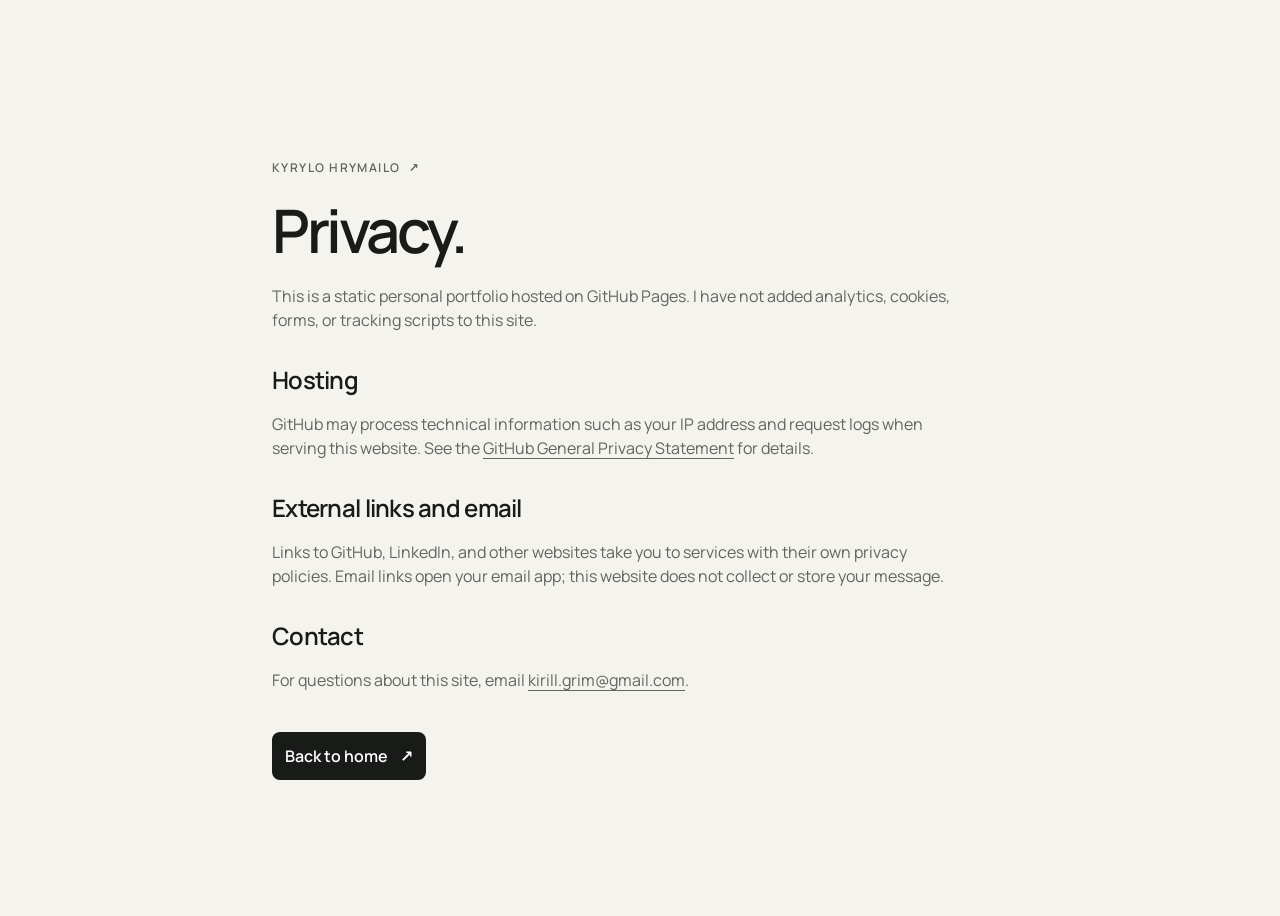
<file: privacy.html>
<!doctype html>
<html lang="en">
  <head>
    <meta charset="utf-8" />
    <meta name="viewport" content="width=device-width, initial-scale=1" />
    <meta
      name="description"
      content="How this personal portfolio handles privacy and external links."
    />
    <meta name="theme-color" content="#f5f3ee" />
    <title>Privacy · Kyrylo Hrymailo</title>
    <link rel="canonical" href="https://kirgrim.github.io/privacy.html" />
    <link rel="icon" href="./assets/favicon.svg" type="image/svg+xml" />
    <link rel="stylesheet" href="./styles.css?v=6a1002cd40cb" />
  </head>
  <body class="document-page">
    <main class="document-shell">
      <a class="eyebrow caption-3" href="/"
        >Kyrylo Hrymailo <span aria-hidden="true">↗</span></a
      >
      <h1 class="heading-1">Privacy.</h1>
      <p class="body-3">
        This is a static personal portfolio hosted on GitHub Pages. I have not
        added analytics, cookies, forms, or tracking scripts to this site.
      </p>
      <h2 class="heading-5">Hosting</h2>
      <p class="body-3">
        GitHub may process technical information such as your IP address and
        request logs when serving this website. See the
        <a
          href="https://docs.github.com/en/site-policy/privacy-policies/github-general-privacy-statement"
          >GitHub General Privacy Statement</a
        >
        for details.
      </p>
      <h2 class="heading-5">External links and email</h2>
      <p class="body-3">
        Links to GitHub, LinkedIn, and other websites take you to services with
        their own privacy policies. Email links open your email app; this
        website does not collect or store your message.
      </p>
      <h2 class="heading-5">Contact</h2>
      <p class="body-3">
        For questions about this site, email
        <a href="mailto:kirill.grim@gmail.com">kirill.grim@gmail.com</a>.
      </p>
      <a class="button button-md" href="/"
        >Back to home <span aria-hidden="true">↗</span></a
      >
    </main>
  </body>
</html>
</file>
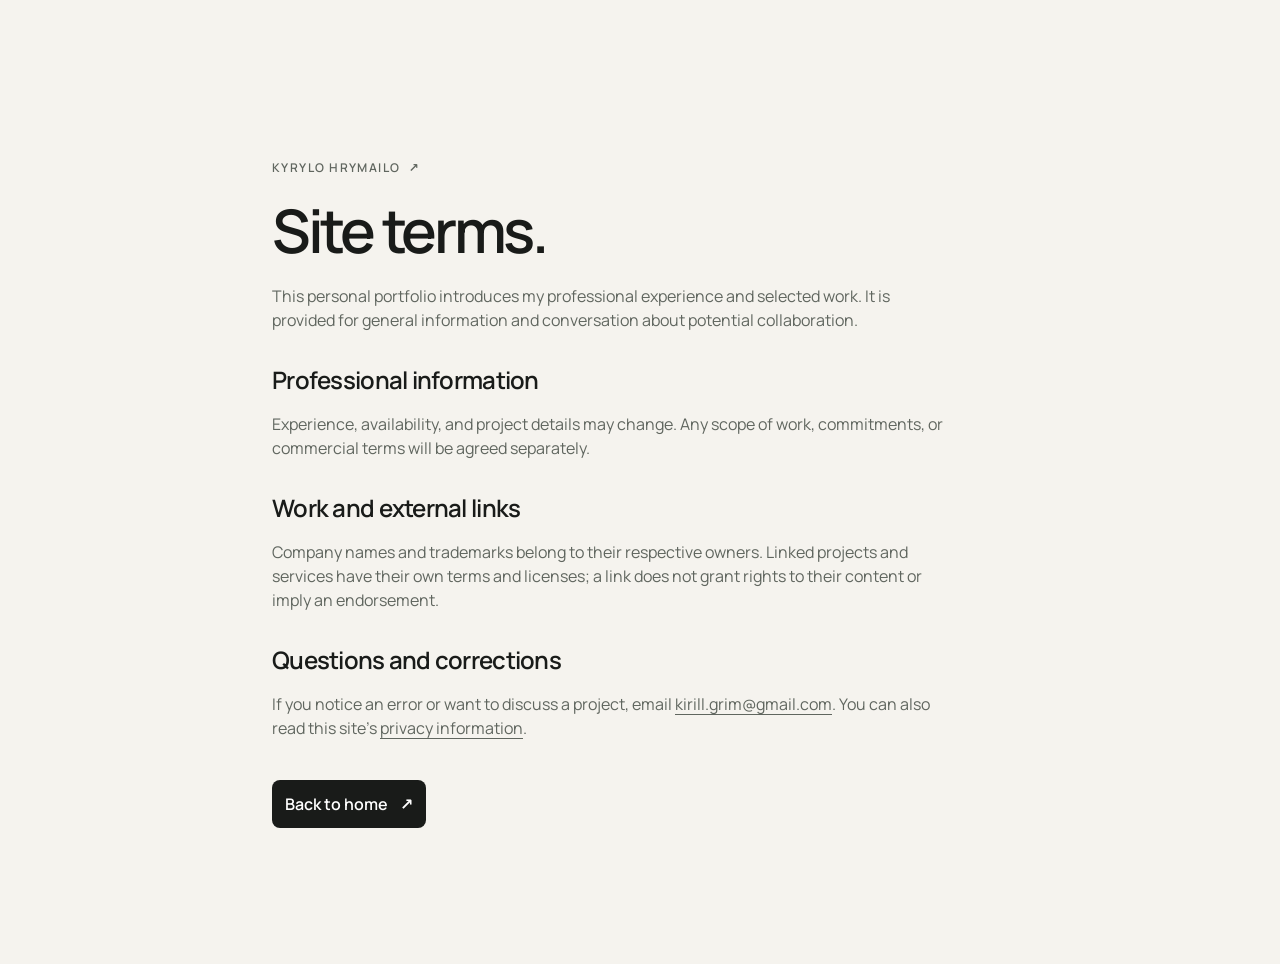
<file: terms.html>
<!doctype html>
<html lang="en">
  <head>
    <meta charset="utf-8" />
    <meta name="viewport" content="width=device-width, initial-scale=1" />
    <meta
      name="description"
      content="Information about the content and external links on Kyrylo Hrymailo's portfolio."
    />
    <meta name="theme-color" content="#f5f3ee" />
    <title>Site terms · Kyrylo Hrymailo</title>
    <link rel="canonical" href="https://kirgrim.github.io/terms.html" />
    <link rel="icon" href="./assets/favicon.svg" type="image/svg+xml" />
    <link rel="stylesheet" href="./styles.css?v=6a1002cd40cb" />
  </head>
  <body class="document-page">
    <main class="document-shell">
      <a class="eyebrow caption-3" href="/"
        >Kyrylo Hrymailo <span aria-hidden="true">↗</span></a
      >
      <h1 class="heading-1">Site terms.</h1>
      <p class="body-3">
        This personal portfolio introduces my professional experience and
        selected work. It is provided for general information and conversation
        about potential collaboration.
      </p>
      <h2 class="heading-5">Professional information</h2>
      <p class="body-3">
        Experience, availability, and project details may change. Any scope of
        work, commitments, or commercial terms will be agreed separately.
      </p>
      <h2 class="heading-5">Work and external links</h2>
      <p class="body-3">
        Company names and trademarks belong to their respective owners. Linked
        projects and services have their own terms and licenses; a link does not
        grant rights to their content or imply an endorsement.
      </p>
      <h2 class="heading-5">Questions and corrections</h2>
      <p class="body-3">
        If you notice an error or want to discuss a project, email
        <a href="mailto:kirill.grim@gmail.com">kirill.grim@gmail.com</a>. You
        can also read this site's
        <a href="./privacy.html">privacy information</a>.
      </p>
      <a class="button button-md" href="/"
        >Back to home <span aria-hidden="true">↗</span></a
      >
    </main>
  </body>
</html>
</file>
<file: styles.css>
@font-face {
  font-family: Manrope;
  src: url("./assets/manrope.ttf") format("truetype");
  font-style: normal;
  font-weight: 200 800;
  font-display: swap;
}
:root {
  --paper: #f5f3ee;
  --ink: #191b19;
  --muted: #60665f;
  --line: #d8dcd2;
  --accent: #b94721;
  --sage: #e6eae1;
  --white: #fff;
  --motion: cubic-bezier(0.22, 1, 0.36, 1);
  --spacing-0: 0;
  --spacing-25: 2px;
  --spacing-50: 4px;
  --spacing-75: 8px;
  --spacing-100: 12px;
  --spacing-200: 16px;
  --spacing-300: 24px;
  --spacing-400: 32px;
  --spacing-500: 40px;
  --spacing-600: 48px;
  --spacing-700: 64px;
  --spacing-800: 80px;
  --spacing-900: 96px;
}
* {
  box-sizing: border-box;
}
html {
  scroll-padding-top: var(--spacing-300);
  scroll-behavior: smooth;
}
body {
  margin: 0;
  background: var(--paper);
  color: var(--ink);
  font-family: Manrope, system-ui, sans-serif;
  -webkit-font-smoothing: antialiased;
}
h1,
h2,
h3,
h4,
p,
ol,
ul {
  margin: 0;
}
h1,
h2,
h3,
h4 {
  text-wrap: balance;
}
p,
li {
  text-wrap: pretty;
}
a {
  color: inherit;
  text-decoration: none;
  transition:
    color 300ms var(--motion),
    background-color 300ms var(--motion),
    transform 500ms var(--motion);
}
button {
  font: inherit;
  color: inherit;
  cursor: pointer;
}
a:focus-visible,
button:focus-visible,
summary:focus-visible {
  outline: 2px solid var(--accent);
  outline-offset: 4px;
}
a:active,
button:active {
  transform: translateY(1px);
}
::selection {
  background: #e8c3ac;
  color: var(--ink);
}
.heading-1 {
  font-size: 60px;
  line-height: 60px;
  font-weight: 600;
  letter-spacing: -0.055em;
}
.heading-2 {
  font-size: 48px;
  line-height: 48px;
  font-weight: 600;
  letter-spacing: -0.05em;
}
.heading-3 {
  font-size: 36px;
  line-height: 40px;
  font-weight: 600;
  letter-spacing: -0.04em;
}
.heading-4 {
  font-size: 30px;
  line-height: 36px;
  font-weight: 600;
  letter-spacing: -0.04em;
}
.heading-5 {
  font-size: 24px;
  line-height: 32px;
  font-weight: 600;
  letter-spacing: -0.03em;
}
.title-1 {
  font-size: 20px;
  line-height: 28px;
  font-weight: 500;
}
.title-3 {
  font-size: 16px;
  line-height: 24px;
  font-weight: 500;
}
.title-4 {
  font-size: 14px;
  line-height: 20px;
  font-weight: 500;
}
.body-3 {
  font-size: 16px;
  line-height: 24px;
  font-weight: 400;
}
.body-5 {
  font-size: 14px;
  line-height: 20px;
  font-weight: 500;
}
.body-6 {
  font-size: 14px;
  line-height: 20px;
  font-weight: 400;
}
.body-7 {
  font-size: 18px;
  line-height: 28px;
  font-weight: 400;
}
.button-md {
  font-size: 16px;
  line-height: 24px;
  font-weight: 600;
}
.button-sm {
  font-size: 14px;
  line-height: 20px;
  font-weight: 600;
}
.caption-1 {
  font-size: 14px;
  line-height: 20px;
  font-weight: 500;
}
.caption-2 {
  font-size: 14px;
  line-height: 20px;
  font-weight: 400;
}
.caption-3 {
  font-size: 12px;
  line-height: 16px;
  font-weight: 600;
}
.caption-4 {
  font-size: 12px;
  line-height: 16px;
  font-weight: 500;
}
.caption-5 {
  font-size: 12px;
  line-height: 16px;
  font-weight: 400;
}
.section-shell {
  max-width: 1200px;
  margin-inline: auto;
  padding-inline: var(--spacing-400);
}
.section-space {
  padding-top: var(--spacing-900);
  padding-bottom: var(--spacing-900);
}
.eyebrow {
  text-transform: uppercase;
  letter-spacing: 0.12em;
  display: flex;
  align-items: center;
  gap: var(--spacing-75);
  color: var(--muted);
}
.status-dot {
  display: inline-block;
  width: 6px;
  height: 6px;
  border-radius: 9999px;
  background: var(--accent);
  flex-shrink: 0;
}
.accent {
  color: var(--accent);
}
.icon {
  width: 20px;
  height: 20px;
  flex-shrink: 0;
}
.icon-definitions {
  position: absolute;
  width: 0;
  height: 0;
  overflow: hidden;
}
.button {
  display: inline-flex;
  align-items: center;
  justify-content: center;
  gap: var(--spacing-100);
  padding: var(--spacing-75) var(--spacing-100);
  min-height: 48px;
  border-radius: 8px;
  border: 1px solid transparent;
  width: fit-content;
}
.button .icon {
  transition: transform 500ms var(--motion);
}
.button:hover .icon {
  transform: translate(2px, -2px);
}
.button-accent {
  background: var(--accent);
  color: var(--white);
}
.button-accent:hover {
  background: #973917;
}
.button-dark {
  background: var(--ink);
  color: var(--white);
}
.button-dark:hover {
  background: #313131;
}
.text-link {
  display: inline-flex;
  align-items: center;
  gap: var(--spacing-75);
  color: var(--accent);
}
.text-link:hover {
  color: #973917;
}
.skip-link {
  position: fixed;
  top: var(--spacing-200);
  left: var(--spacing-200);
  z-index: 100;
  padding: var(--spacing-100) var(--spacing-200);
  background: var(--ink);
  color: white;
  transform: translateY(-200%);
  border-radius: 8px;
}
.skip-link:focus {
  transform: translateY(0);
}
body.with-section-nav {
  --navigation-width: 208px;
}
.section-navigation {
  position: fixed;
  top: 12px;
  left: 12px;
  z-index: 90;
}
.navigation-toggle {
  display: flex;
  align-items: center;
  min-height: 44px;
  padding: var(--spacing-75) var(--spacing-100);
  border: 1px solid var(--line);
  border-radius: 8px;
  background: var(--paper);
  font-size: 14px;
  line-height: 20px;
  font-weight: 600;
  list-style: none;
  cursor: pointer;
}
.navigation-toggle::-webkit-details-marker {
  display: none;
}
.navigation-toggle:hover {
  background: var(--sage);
  border-color: var(--ink);
}
.section-navigation-panel {
  position: fixed;
  top: 64px;
  bottom: 12px;
  left: 12px;
  width: min(288px, calc(100vw - 24px));
  overflow-y: auto;
  overscroll-behavior: contain;
  padding: var(--spacing-300) var(--spacing-100);
  border: 1px solid var(--line);
  border-radius: 12px;
  background: var(--paper);
  box-shadow: 0 12px 32px #191b1914;
}
.navigation-heading {
  margin-bottom: var(--spacing-200);
  padding-inline: var(--spacing-75);
  color: var(--muted);
  letter-spacing: 0.08em;
  text-transform: uppercase;
}
.navigation-list,
.navigation-list ul {
  margin: 0;
  padding: 0;
  list-style: none;
}
.navigation-list ul {
  margin-left: var(--spacing-100);
  padding-left: var(--spacing-100);
  border-left: 1px solid var(--line);
}
.navigation-list a {
  display: block;
  min-height: 44px;
  padding: var(--spacing-100) var(--spacing-75);
  border-radius: 6px;
  color: var(--muted);
  font-size: 14px;
  line-height: 20px;
  font-weight: 500;
}
.navigation-list a:hover,
.navigation-list a[aria-current="location"] {
  background: var(--sage);
  color: var(--ink);
}
.navigation-list a[aria-current="location"] {
  box-shadow: inset 2px 0 var(--accent);
  font-weight: 600;
}
body.with-section-nav .hero {
  padding-top: var(--spacing-800);
}

.hero {
  padding-top: var(--spacing-800);
  padding-bottom: var(--spacing-700);
  margin-top: 0;
}
.hero-identity {
  display: flex;
  flex-direction: column;
  align-items: center;
  gap: var(--spacing-200);
  text-align: center;
}
.hero-avatar {
  width: 96px;
  height: 96px;
  object-fit: cover;
  object-position: center 25%;
  border: 1px solid var(--line);
  border-radius: 9999px;
}
.hero-role {
  margin-top: var(--spacing-100);
  color: var(--muted);
  font-size: 20px;
  line-height: 28px;
  font-weight: 600;
}
.intro-contacts {
  display: flex;
  flex-wrap: wrap;
  align-items: center;
  justify-content: center;
  gap: var(--spacing-200);
  max-width: 100%;
}
.intro-contacts a:not(.button) {
  display: inline-flex;
  align-items: center;
  min-height: 44px;
}
.intro-contacts a:not(.button):hover {
  color: var(--accent);
  text-decoration: underline;
  text-underline-offset: 4px;
}
.intro-contacts .social-link {
  width: auto;
  min-width: 44px;
  padding: var(--spacing-75) var(--spacing-100);
  gap: var(--spacing-75);
  justify-content: center;
  border: 1px solid var(--line);
  border-radius: 8px;
  background: var(--white);
  font-size: 14px;
  line-height: 20px;
  font-weight: 500;
  white-space: nowrap;
}
.intro-contacts a.social-link:hover {
  background: var(--sage);
  border-color: var(--ink);
  color: var(--ink);
  text-decoration: none;
}
.intro-contacts .social-link img {
  width: 24px;
  height: 24px;
  flex-shrink: 0;
}
.employer-meta {
  flex: 1;
  min-width: 0;
}
.company-name {
  display: flex;
  align-items: center;
  gap: var(--spacing-100);
  margin-top: var(--spacing-75);
}
.company-name h3 {
  flex: 1;
  min-width: 0;
  margin: 0;
}
.company-logo {
  width: 40px;
  height: 40px;
  flex-shrink: 0;
  object-fit: contain;
  padding: var(--spacing-50);
  border: 1px solid var(--line);
  border-radius: 8px;
  background: var(--white);
}
.company-logo.logo-wide {
  width: 96px;
}
.education-details {
  display: grid;
  gap: var(--spacing-200);
  margin-top: var(--spacing-200);
  max-width: 680px;
  color: var(--muted);
}
.copyright-footer {
  padding-top: var(--spacing-300);
  padding-bottom: var(--spacing-400);
  color: var(--muted);
  text-align: center;
}
.copyright-footer p {
  text-wrap: balance;
}
.source-links {
  display: flex;
  flex-wrap: wrap;
  gap: var(--spacing-75) var(--spacing-200);
}
.source-links a {
  display: inline-flex;
  align-items: center;
  gap: var(--spacing-50);
  min-height: 44px;
  padding-block: var(--spacing-75);
  color: var(--accent);
}
.source-links a:hover {
  text-decoration: underline;
  text-underline-offset: 4px;
}
.role-sources {
  margin-top: var(--spacing-300);
}
.role-sources > p {
  color: var(--muted);
}
.experience-body.role-text-only {
  grid-template-columns: minmax(0, 1fr);
}
.role-text-only .role-copy {
  max-width: 680px;
}
.hero-identity,
.hero-description {
  animation: hero-enter 700ms var(--motion) both;
}
.hero-description {
  animation-delay: 120ms;
}
@keyframes hero-enter {
  from {
    opacity: 0;
    transform: translateY(24px);
  }
  to {
    opacity: 1;
    transform: translateY(0);
  }
}
.hero h1 {
  max-width: 680px;
  font-size: clamp(28px, 4vw, 44px);
  line-height: 1.12;
  background: linear-gradient(100deg, #000, #666);
  background-clip: text;
  -webkit-background-clip: text;
  color: transparent;
}
.hero h1 .accent {
  color: var(--accent);
}
.hero h1 > span[aria-hidden="true"] {
  color: var(--ink);
}
.hero-description {
  color: var(--muted);
  text-align: left;
}
.hero-description > p + p {
  margin-top: var(--spacing-200);
}
.section-heading {
  margin-bottom: var(--spacing-600);
}
.section-heading .eyebrow {
  margin-bottom: var(--spacing-200);
}
.section-heading-split {
  display: flex;
  justify-content: space-between;
  align-items: flex-end;
  gap: var(--spacing-400);
}
.tag-list {
  list-style: none;
  padding: 0;
  display: flex;
  flex-wrap: wrap;
  gap: var(--spacing-75);
}
.tag-list li {
  border: 1px solid var(--line);
  border-radius: 6px;
  padding: var(--spacing-50) var(--spacing-75);
  color: var(--muted);
}
.faq-list {
  display: flex;
  flex-direction: column;
  gap: var(--spacing-100);
}
.faq-list details {
  padding: var(--spacing-300);
  border: 1px solid var(--line);
  border-radius: 12px;
}
.faq-list summary {
  list-style: none;
  display: flex;
  align-items: center;
  justify-content: space-between;
  gap: var(--spacing-300);
  cursor: pointer;
  min-height: 24px;
}
.faq-list summary::-webkit-details-marker {
  display: none;
}
.faq-list summary:hover {
  color: var(--accent);
}
.faq-list details > p {
  margin-top: var(--spacing-200);
  padding-right: var(--spacing-400);
  color: var(--muted);
  max-width: 680px;
}
.faq-list p a {
  text-decoration: underline;
  text-underline-offset: 4px;
}
.faq-toggle {
  position: relative;
  width: 16px;
  height: 16px;
  flex-shrink: 0;
}
.faq-toggle::before,
.faq-toggle::after {
  content: "";
  position: absolute;
  width: 12px;
  height: 1px;
  top: 8px;
  left: 2px;
  background: currentColor;
  transition: transform 500ms var(--motion);
}
.faq-toggle::after {
  transform: rotate(90deg);
}
details[open] .faq-toggle::after {
  transform: rotate(0);
}
.reveal {
  opacity: 1;
  transform: none;
}
.reveal.is-pending {
  opacity: 0;
  transform: translateY(32px);
}
.reveal.is-observed {
  transition:
    opacity 700ms var(--motion),
    transform 700ms var(--motion);
}
.document-shell {
  max-width: 800px;
  margin: var(--spacing-800) auto;
  padding: var(--spacing-400);
}
.document-shell > .eyebrow {
  margin-top: var(--spacing-600);
}
.document-shell h1 {
  margin-block: var(--spacing-300);
}
.document-shell h2 {
  margin-top: var(--spacing-400);
  margin-bottom: var(--spacing-200);
}
.document-shell p {
  margin-bottom: var(--spacing-200);
  color: var(--muted);
}
.document-shell p a {
  text-decoration: underline;
  text-underline-offset: 4px;
}
.document-shell > .button {
  margin-block: var(--spacing-300);
  background: var(--ink);
  color: white;
}
.document-shell > .body-3 {
  max-width: 680px;
}
@media (min-width: 1100px) {
  body.with-section-nav {
    padding-left: var(--navigation-width);
  }
  .section-navigation {
    top: 0;
    bottom: 0;
    left: 0;
    width: var(--navigation-width);
    border-right: 1px solid var(--line);
    background: var(--paper);
  }
  .navigation-toggle {
    margin: var(--spacing-200);
  }
  .section-navigation-panel {
    position: absolute;
    top: 76px;
    bottom: 0;
    left: 0;
    width: 100%;
    border: 0;
    border-radius: 0;
    box-shadow: none;
  }
  .navigation-ready .navigation-toggle {
    display: none;
  }
  .navigation-ready .section-navigation-panel {
    top: 0;
  }
  .navigation-list a {
    min-height: 32px;
    padding-block: 6px;
  }
}
@media (max-width: 1099px) {
  body.with-section-nav main :is(header, section, details)[id] {
    scroll-margin-top: var(--spacing-600);
  }
}
@media (max-width: 1000px) {
  .heading-1 {
    font-size: 48px;
    line-height: 48px;
  }
  .heading-2 {
    font-size: 36px;
    line-height: 40px;
  }
}
@media (max-width: 720px) {
  .section-shell {
    padding-inline: var(--spacing-300);
  }
  .section-space {
    padding-block: var(--spacing-700);
  }
  .hero {
    padding-top: var(--spacing-600);
    padding-bottom: var(--spacing-500);
    margin-top: 0;
  }
  .hero-avatar {
    width: 80px;
    height: 80px;
  }
  .company-logo.logo-wide {
    width: 64px;
  }
  .hero h1 {
    max-width: 600px;
  }
  .hero-role {
    font-size: 18px;
    line-height: 26px;
  }
  .section-heading {
    margin-bottom: var(--spacing-400);
  }
  .section-heading-split {
    align-items: flex-start;
    flex-direction: column;
    gap: var(--spacing-200);
  }
  .faq-list details {
    padding: var(--spacing-200);
  }
  .faq-list details > p {
    padding-right: 0;
  }
  .document-shell {
    margin-block: var(--spacing-300);
    padding: var(--spacing-300);
  }
}
@media (max-width: 390px) {
  .heading-2 {
    font-size: 30px;
    line-height: 36px;
  }
}
@media (prefers-reduced-motion: reduce) {
  *,
  *::before,
  *::after {
    animation: none !important;
    transition: none !important;
    scroll-behavior: auto !important;
  }
  .reveal.is-pending {
    opacity: 1;
    transform: none;
  }
  .button:hover .icon {
    transform: none;
  }
}
</file>
<file: systems.css>
.experience-body > *,
.career-roles {
  min-width: 0;
}
.diagram-panel {
  margin: 0;
  padding: var(--spacing-200);
  border: 1px solid #3b4650;
  border-radius: 16px;
  background: #181818;
  color: #f8fafc;
  min-width: 0;
}
.system-map {
  display: block;
  width: 100%;
  height: auto;
}
.diagram-panel figcaption {
  margin-top: var(--spacing-200);
  padding-top: var(--spacing-200);
  border-top: 1px solid #3b4650;
  color: #b8c4d1;
}
.map-edge {
  fill: none;
  stroke: #7b8c9b;
  stroke-width: 2;
  stroke-linecap: round;
  stroke-linejoin: round;
}
.map-async {
  stroke-dasharray: 6 5;
}
.map-client {
  color: #22d3ee;
  --node-fill: #14323a;
}
.map-service {
  color: #34d399;
  --node-fill: #15382d;
}
.map-store {
  color: #a78bfa;
  --node-fill: #302741;
}
.map-queue {
  color: #fb923c;
  --node-fill: #3b291d;
}
.map-cloud {
  color: #fbbf24;
  --node-fill: #3d3219;
}
.map-external {
  color: #cbd5e1;
  --node-fill: #29313b;
}
.map-box {
  fill: var(--node-fill, #29313b);
  stroke: currentColor;
  stroke-width: 1.5;
}
.map-label {
  fill: #f8fafc;
  font-size: 16px;
  font-weight: 500;
}
.map-sublabel,
.map-boundary-label {
  fill: #b8c4d1;
  font-size: 12px;
}
.map-boundary {
  fill: #ffffff03;
  stroke: #596876;
  stroke-width: 1;
  stroke-dasharray: 6 5;
}
.map-packet {
  fill: #fbbf24;
  opacity: 0;
  animation: var(--diagram-animation, none) 2.8s var(--motion) both;
  animation-delay: var(--flow-delay, 0s);
}
.diagrams-ready {
  --diagram-animation: packet-travel;
}
@keyframes packet-travel {
  0%,
  10% {
    opacity: 0;
    transform: translate(0, 0);
  }
  20%,
  70% {
    opacity: 0.9;
  }
  85%,
  100% {
    opacity: 0;
    transform: translate(var(--flow-x, 0px), var(--flow-y, 0px));
  }
}
.experience {
  display: block;
}
.experience-list,
.career-roles {
  display: grid;
  gap: var(--spacing-200);
}
.experience-entry,
.career-role {
  border: 1px solid var(--line);
  border-radius: 16px;
  background: var(--paper);
}
.experience-summary,
.career-role > summary {
  display: flex;
  align-items: center;
  justify-content: space-between;
  gap: var(--spacing-300);
  padding: var(--spacing-300) var(--spacing-400);
  list-style: none;
  cursor: pointer;
}
.experience-summary::-webkit-details-marker,
.career-role > summary::-webkit-details-marker {
  display: none;
}
.experience-summary:hover,
.career-role > summary:hover {
  color: var(--accent);
}
.employer-meta > .caption-2,
.career-role > summary .caption-2 {
  color: var(--muted);
}
.employer-meta > .body-5 {
  margin-top: var(--spacing-50);
}
.experience-toggle {
  position: relative;
  width: 20px;
  height: 20px;
  flex-shrink: 0;
}
.experience-toggle::before,
.experience-toggle::after {
  content: "";
  position: absolute;
  top: 9px;
  left: 2px;
  width: 16px;
  height: 2px;
  background: currentColor;
  transition: transform 300ms var(--motion);
}
.experience-toggle::after {
  transform: rotate(90deg);
}
.experience-entry[open] > summary .experience-toggle::after,
.career-role[open] > summary .experience-toggle::after {
  transform: rotate(0);
}
.experience-entry[open] > .experience-summary,
.career-role[open] > summary {
  border-bottom: 1px solid var(--line);
}
.experience-body {
  display: grid;
  grid-template-columns: minmax(0, 1fr) minmax(0, 1.05fr);
  gap: var(--spacing-400);
  align-items: start;
  padding: var(--spacing-400);
}
.role-copy > .body-3,
.responsibility-list {
  color: var(--muted);
}
.responsibility-list {
  display: grid;
  gap: var(--spacing-100);
  padding-left: var(--spacing-200);
  margin-top: var(--spacing-300);
}
.role-copy > .tag-list {
  margin-top: var(--spacing-300);
}
.career-roles {
  padding: var(--spacing-300) var(--spacing-400) var(--spacing-400);
}
.career-role {
  border-radius: 12px;
}
.career-role > summary {
  flex-wrap: wrap;
  gap: var(--spacing-100) var(--spacing-200);
  padding: var(--spacing-200) var(--spacing-300);
}
.career-role > summary > div {
  flex: 1 1 180px;
}
.career-role > summary .caption-2 {
  margin-top: var(--spacing-50);
}
.career-role .experience-body {
  padding: var(--spacing-300);
}
.experience-entry[open] > .experience-body,
.experience-entry[open] > .career-roles,
.career-role[open] > .experience-body {
  animation: role-enter 500ms var(--motion) both;
}
@keyframes role-enter {
  from {
    opacity: 0;
    transform: translateY(10px);
  }
  to {
    opacity: 1;
    transform: translateY(0);
  }
}
@media (max-width: 900px) {
  .experience-body {
    grid-template-columns: minmax(0, 1fr);
    gap: var(--spacing-300);
  }
  .role-system {
    width: 100%;
    max-width: 640px;
    margin-inline: auto;
  }
}
@media (max-width: 720px) {
  .experience-summary,
  .experience-body,
  .career-roles {
    padding: var(--spacing-300) var(--spacing-200);
  }
  .career-role > summary,
  .career-role .experience-body {
    padding: var(--spacing-200);
  }
  .diagram-panel {
    padding: var(--spacing-100);
    border-radius: 12px;
  }
}
@media (prefers-reduced-motion: reduce) {
  .map-packet {
    display: none;
  }
  .experience-entry[open] > .experience-body,
  .experience-entry[open] > .career-roles,
  .career-role[open] > .experience-body {
    animation: none;
  }
}
</file>
